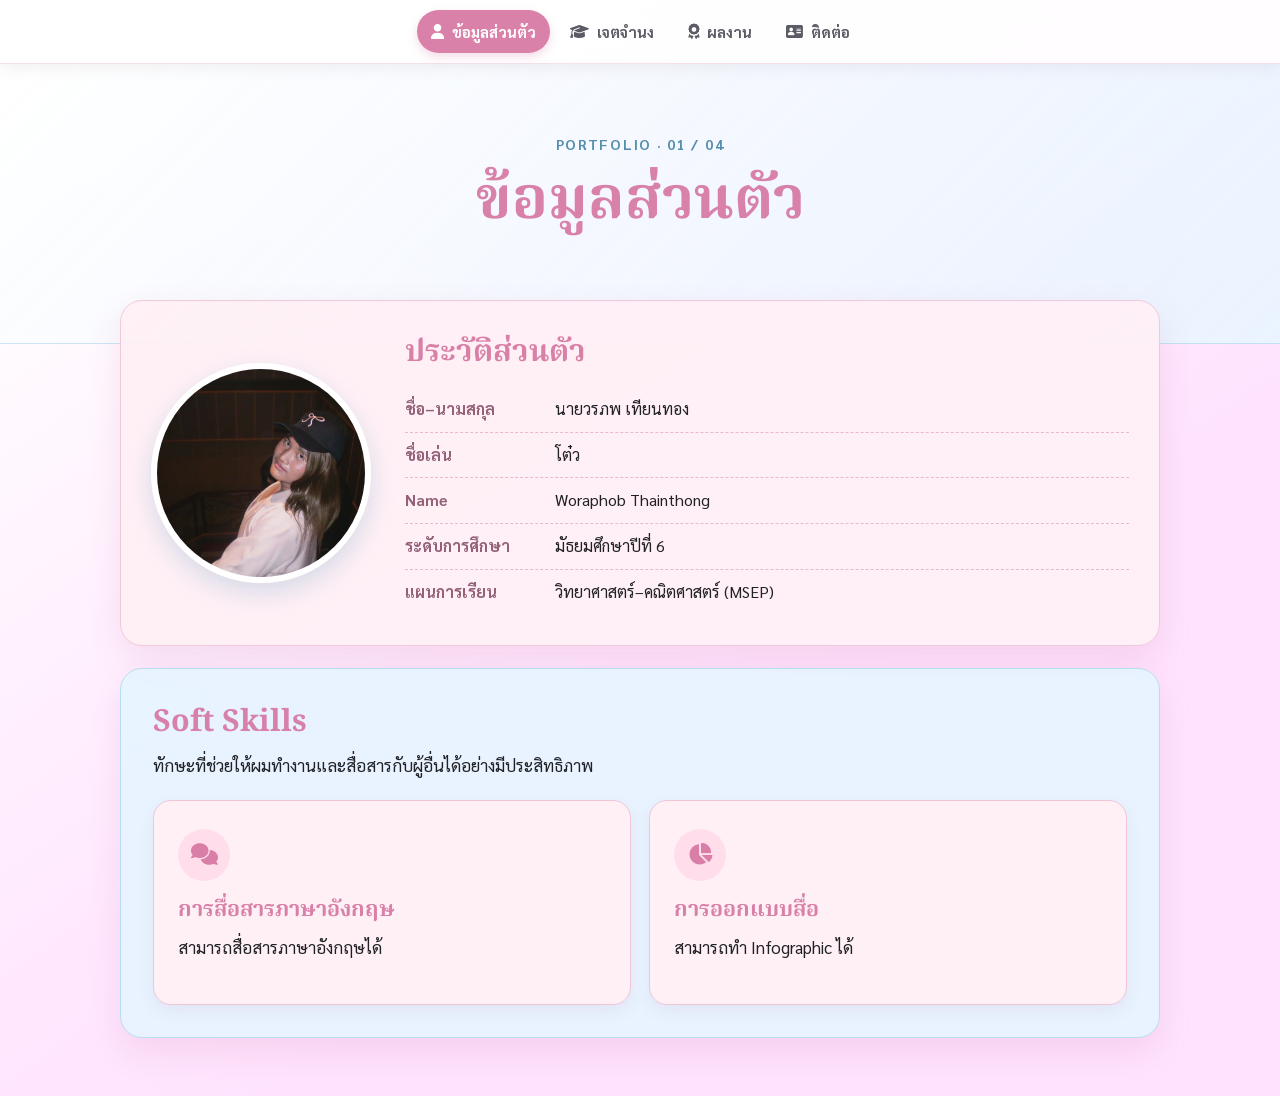
<file: index.html>
<!DOCTYPE html>
<html lang="th">
<head>
  <meta charset="UTF-8" />
  <meta name="viewport" content="width=device-width, initial-scale=1.0" />
  <title>ข้อมูลส่วนตัว</title>
  <meta name="description" content="พอร์ตโฟลิโอของวรภพ เทียนทอง" />
  <link rel="stylesheet" href="style.css" />
  <link rel="stylesheet" href="https://cdnjs.cloudflare.com/ajax/libs/font-awesome/6.5.1/css/all.min.css" />
</head>
<body>
  <nav class="site-nav" aria-label="เมนูหลัก">
    <a class="active" href="index.html" aria-current="page"><i class="fa-solid fa-user"></i><span>ข้อมูลส่วนตัว</span></a>
    <a href="intent.html"><i class="fa-solid fa-graduation-cap"></i><span>เจตจำนง</span></a>
    <a href="works.html"><i class="fa-solid fa-award"></i><span>ผลงาน</span></a>
    <a href="contact.html"><i class="fa-solid fa-address-card"></i><span>ติดต่อ</span></a>
  </nav>
  <header class="page-hero">
    <p class="page-number">PORTFOLIO · 01 / 04</p>
    <h1>ข้อมูลส่วนตัว</h1>
    <p class="hero-subtitle"></p>
  </header>
  <main class="page-content">
    <section class="card profile-card">
      <img src="my pic.jpg" alt="รูปโปรไฟล์ของวรภพ เทียนทอง" class="profile-img" />
      <div class="profile-info">
        <h2>ประวัติส่วนตัว</h2>
        <dl class="info-list">
          <div><dt>ชื่อ–นามสกุล</dt><dd>นายวรภพ เทียนทอง</dd></div>
          <div><dt>ชื่อเล่น</dt><dd>โต๋ว</dd></div>
          <div><dt>Name</dt><dd>Woraphob Thainthong</dd></div>
          <div><dt>ระดับการศึกษา</dt><dd>มัธยมศึกษาปีที่ 6</dd></div>
          <div><dt>แผนการเรียน</dt><dd>วิทยาศาสตร์–คณิตศาสตร์ (MSEP)</dd></div>
        </dl>
      </div>
    </section>
    <section class="card skills-card">
      <div class="section-heading">
        <h2>Soft Skills</h2>
        <p>ทักษะที่ช่วยให้ผมทำงานและสื่อสารกับผู้อื่นได้อย่างมีประสิทธิภาพ</p>
      </div>
      <div class="skills-grid">
        <article class="skill-item">
          <div class="skill-icon"><i class="fa-solid fa-comments"></i></div>
          <h3>การสื่อสารภาษาอังกฤษ</h3>
          <p>สามารถสื่อสารภาษาอังกฤษได้</p>
        </article>
        <article class="skill-item">
          <div class="skill-icon"><i class="fa-solid fa-chart-pie"></i></div>
          <h3>การออกแบบสื่อ</h3>
          <p>สามารถทำ Infographic ได้</p>
        </article>
      </div>
    </section>
  </main>
</body>
</html>
</file>
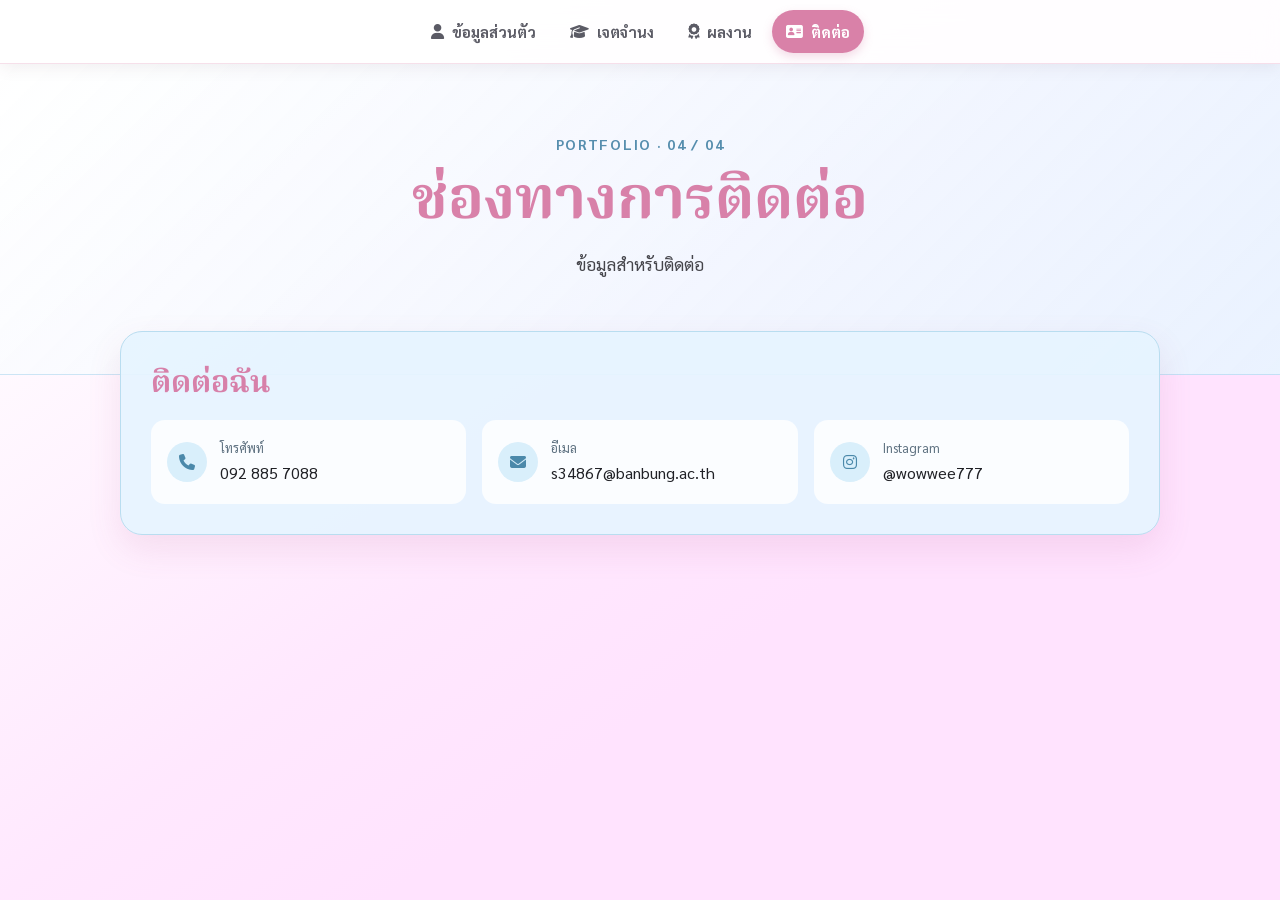
<file: contact.html>
<!DOCTYPE html>
<html lang="th">
<head>
  <meta charset="UTF-8" />
  <meta name="viewport" content="width=device-width, initial-scale=1.0" />
  <title>ช่องทางการติดต่อ | วรภพ เทียนทอง</title>
  <link rel="stylesheet" href="style.css" />
  <link rel="stylesheet" href="https://cdnjs.cloudflare.com/ajax/libs/font-awesome/6.5.1/css/all.min.css" />
</head>
<body>
  <nav class="site-nav" aria-label="เมนูหลัก">
    <a href="index.html"><i class="fa-solid fa-user"></i><span>ข้อมูลส่วนตัว</span></a>
    <a href="intent.html"><i class="fa-solid fa-graduation-cap"></i><span>เจตจำนง</span></a>
    <a href="works.html"><i class="fa-solid fa-award"></i><span>ผลงาน</span></a>
    <a class="active" href="contact.html" aria-current="page"><i class="fa-solid fa-address-card"></i><span>ติดต่อ</span></a>
  </nav>
  <header class="page-hero">
    <p class="page-number">PORTFOLIO · 04 / 04</p>
    <h1>ช่องทางการติดต่อ</h1>
    <p class="hero-subtitle">ข้อมูลสำหรับติดต่อ</p>
  </header>
  <main class="page-content">
    <section class="card contact-card">
      <h2>ติดต่อฉัน</h2>
      <div class="contact-list">
        <a class="contact-item" href="tel:0928857088"><i class="fa-solid fa-phone"></i><span><small>โทรศัพท์</small>092 885 7088</span></a>
        <a class="contact-item" href="mailto:s34867@banbung.ac.th"><i class="fa-solid fa-envelope"></i><span><small>อีเมล</small>s34867@banbung.ac.th</span></a>
        <a class="contact-item" href="https://www.instagram.com/wowwee777/" target="_blank" rel="noopener noreferrer"><i class="fa-brands fa-instagram"></i><span><small>Instagram</small>@wowwee777</span></a>
      </div>
    </section>
  </main>
</body>
</html>
</file>
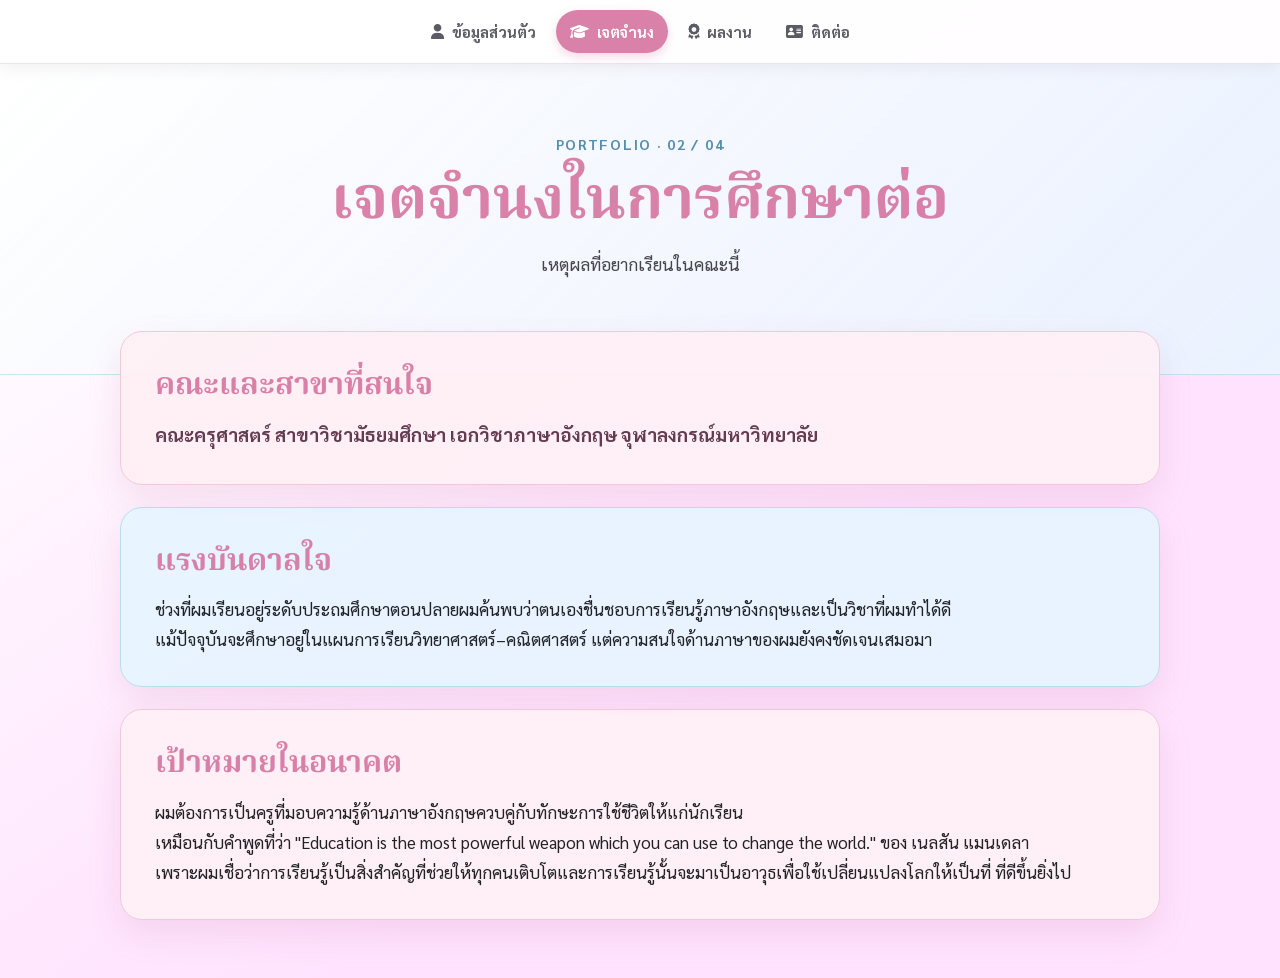
<file: intent.html>
<!DOCTYPE html>
<html lang="th">
<head>
  <meta charset="UTF-8" />
  <meta name="viewport" content="width=device-width, initial-scale=1.0" />
  <title>เจตจำนงในการศึกษาต่อ | วรภพ เทียนทอง</title>
  <link rel="stylesheet" href="style.css" />
  <link rel="stylesheet" href="https://cdnjs.cloudflare.com/ajax/libs/font-awesome/6.5.1/css/all.min.css" />
</head>
<body>
  <nav class="site-nav" aria-label="เมนูหลัก">
    <a href="index.html"><i class="fa-solid fa-user"></i><span>ข้อมูลส่วนตัว</span></a>
    <a class="active" href="intent.html" aria-current="page"><i class="fa-solid fa-graduation-cap"></i><span>เจตจำนง</span></a>
    <a href="works.html"><i class="fa-solid fa-award"></i><span>ผลงาน</span></a>
    <a href="contact.html"><i class="fa-solid fa-address-card"></i><span>ติดต่อ</span></a>
  </nav>
  <header class="page-hero">
    <p class="page-number">PORTFOLIO · 02 / 04</p>
    <h1>เจตจำนงในการศึกษาต่อ</h1>
    <p class="hero-subtitle">เหตุผลที่อยากเรียนในคณะนี้</p>
  </header>
  <main class="page-content">
    <section class="card statement-card">
      <h2>คณะและสาขาที่สนใจ</h2>
      <p class="highlight-text">คณะครุศาสตร์ สาขาวิชามัธยมศึกษา เอกวิชาภาษาอังกฤษ จุฬาลงกรณ์มหาวิทยาลัย</p>
    </section>
    <section class="card statement-card">
      <h2>แรงบันดาลใจ</h2>
      <p>ช่วงที่ผมเรียนอยู่ระดับประถมศึกษาตอนปลายผมค้นพบว่าตนเองชื่นชอบการเรียนรู้ภาษาอังกฤษและเป็นวิชาที่ผมทำได้ดี <br /> แม้ปัจจุบันจะศึกษาอยู่ในแผนการเรียนวิทยาศาสตร์–คณิตศาสตร์ แต่ความสนใจด้านภาษาของผมยังคงชัดเจนเสมอมา</p>
    </section>
    <section class="card statement-card">
      <h2>เป้าหมายในอนาคต</h2>
      <p>ผมต้องการเป็นครูที่มอบความรู้ด้านภาษาอังกฤษควบคู่กับทักษะการใช้ชีวิตให้แก่นักเรียน <br /> เหมือนกับคำพูดที่ว่า "Education is the most powerful weapon which you can use to change the world." ของ เนลสัน แมนเดลา <br /> เพราะผมเชื่อว่าการเรียนรู้เป็นสิ่งสำคัญที่ช่วยให้ทุกคนเติบโตและการเรียนรู้นั้นจะมาเป็นอาวุธเพื่อใช้เปลี่ยนแปลงโลกให้เป็นที่ ที่ดีขึ้นยิ่งไป</p>
    </section>
  </main>
</body>
</html>
</file>
<file: style.css>
@import url("https://fonts.googleapis.com/css2?family=Noto+Serif+Thai:wght@400;500;600;700&family=Sarabun:wght@400;500;600;700&display=swap");

:root {
  --pink-dark: #d5739fe5;
  --pink-light: #fff0f6;
  --blue-light: #e7f5ff;
  --blue: #8fc8e8;
  --white: #ffffff;
  --black: #202126;
  --soft-black: #45454b;
  --border: #f2c9da;
  --shadow: 0 14px 34px rgba(169, 76, 120, 0.12);
  --radius: 22px;
  --max-width: 1040px;
}

* { box-sizing: border-box; margin: 0; padding: 0; }
html { scroll-behavior: smooth; }
body {
  min-height: 100vh;
  color: var(--black);
  font-family: "Sarabun", Tahoma, sans-serif;
  line-height: 1.8;
  background: linear-gradient(145deg, #ffffff 10%, #ffe8fe 50%, #ffe3fe 65%);
}

.site-nav {
  position: sticky;
  top: 0;
  z-index: 10;
  display: flex;
  justify-content: center;
  gap: 6px;
  padding: 10px 18px;
  background: rgba(255, 255, 255, .88);
  border-bottom: 1px solid rgba(213, 115, 159, .22);
  box-shadow: 0 4px 15px rgba(91, 62, 78, .08);
  backdrop-filter: blur(12px);
}
.site-nav a {
  display: inline-flex;
  align-items: center;
  gap: 8px;
  padding: 8px 14px;
  border-radius: 999px;
  color: #5b5b65;
  font-size: .94rem;
  font-weight: 700;
  text-decoration: none;
  transition: color .18s ease, background .18s ease, transform .18s ease;
}
.site-nav a:hover { color: #397e9f; background: #eaf7ff; transform: translateY(-1px); }
.site-nav a.active { color: var(--white); background: var(--pink-dark); box-shadow: 0 4px 10px rgba(213, 115, 159, .25); }
.site-nav a:focus-visible { outline: 3px solid #66b9e5; outline-offset: 2px; }

.page-hero {
  padding: 68px 20px 94px;
  text-align: center;
  background: linear-gradient(135deg, rgba(255,255,255,.7), rgba(231,245,255,.88));
  border-bottom: 1px solid rgba(143, 200, 232, .45);
}
.page-number { color: #568eae; font-size: .9rem; font-weight: 700; letter-spacing: .12em; }
h1, h2 { font-family: "Noto Serif Thai", "TH Sarabun New", serif; }
.page-hero h1 { margin-top: 7px; color: var(--pink-dark); font-size: clamp(2.1rem, 5vw, 3.7rem); line-height: 1.28; }
.hero-subtitle { margin-top: 8px; color: var(--soft-black); font-size: 1.08rem; }

.page-content { width: min(calc(100% - 32px), var(--max-width)); margin: -44px auto 58px; position: relative; }
.card, .work-card {
  background: rgba(255, 240, 246, .92);
  border: 1px solid var(--border);
  border-radius: var(--radius);
  box-shadow: var(--shadow);
}
.card { padding: 30px; margin-bottom: 22px; }
.card h2, .work-card h2 { color: var(--pink-dark); font-size: clamp(1.45rem, 3vw, 1.9rem); line-height: 1.45; }
.card p, .work-card p { color: var(--black); font-size: 1.05rem; }

.profile-card { display: grid; grid-template-columns: 220px 1fr; gap: 34px; align-items: center; }
.profile-img { width: 220px; height: 220px; object-fit: cover; border: 6px solid var(--white); border-radius: 50%; box-shadow: 0 10px 25px rgba(97, 154, 187, .25); }
.info-list { margin-top: 12px; }
.info-list div { display: grid; grid-template-columns: 140px 1fr; gap: 10px; padding: 8px 0; border-bottom: 1px dashed #eab7ce; }
.info-list div:last-child { border-bottom: 0; }
.info-list dt { color: #936279; font-weight: 700; }
.info-list dd { color: var(--black); }

.contact-card { background: rgba(231, 245, 255, .92); border-color: #b9ddf0; }
.contact-list { display: grid; grid-template-columns: repeat(3, minmax(0, 1fr)); gap: 16px; margin-top: 14px; }
.contact-item { display: flex; align-items: center; gap: 13px; padding: 16px; color: var(--black); text-decoration: none; background: rgba(255,255,255,.84); border-radius: 14px; transition: transform .18s ease, box-shadow .18s ease; }
.contact-item:hover { transform: translateY(-3px); box-shadow: 0 8px 18px rgba(97, 154, 187, .16); }
.contact-item i { display: grid; place-items: center; width: 40px; height: 40px; border-radius: 50%; color: #4b89aa; background: #d9effb; }
.contact-item small { display: block; color: #5e7180; font-size: .8rem; }

.skills-card { padding: 32px; background: rgba(231, 245, 255, .92); border-color: #b9ddf0; }
.section-heading p { margin-top: 5px; }
.skills-grid { display: grid; grid-template-columns: repeat(2, minmax(0, 1fr)); gap: 18px; margin-top: 20px; }
.skill-item {
  min-height: 205px;
  padding: 28px 24px;
  background: var(--pink-light);
  border: 1px solid #f1c5d8;
  border-radius: 18px;
  box-shadow: 0 7px 16px rgba(169, 76, 120, .08);
  transition: transform .22s ease, box-shadow .22s ease, border-color .22s ease;
}
.skill-item:nth-child(2) { background: var(--pink-light); border-color: #f1c5d8; }
.skill-item:hover {
  transform: translateY(-10px);
  border-color: var(--pink-dark);
  box-shadow: 0 18px 28px rgba(169, 76, 120, .18);
}
.skill-item:nth-child(2):hover { border-color: var(--pink-dark); box-shadow: 0 18px 28px rgba(169, 76, 120, .18); }
.skill-icon { display: grid; place-items: center; width: 52px; height: 52px; margin-bottom: 14px; color: var(--pink-dark); font-size: 1.35rem; background: #ffddea; border-radius: 50%; }
.skill-item:nth-child(2) .skill-icon { color: var(--pink-dark); background: #ffddea; }
.skill-item h3 { font-family: "Noto Serif Thai", "TH Sarabun New", serif; color: var(--pink-dark); font-size: 1.35rem; line-height: 1.45; }
.skill-item:nth-child(2) h3 { color: var(--pink-dark); }
.skill-item p { margin-top: 6px; color: var(--black); }

.statement-card { padding: 32px 34px; }
.statement-card:nth-of-type(2) { background: rgba(231, 245, 255, .92); border-color: #b9ddf0; }
.statement-card p { margin-top: 10px; }
.highlight-text { color: #633c51 !important; font-size: 1.18rem !important; font-weight: 700; }

.certificate-section { display: grid; grid-template-columns: repeat(3, minmax(0, 1fr)); gap: 22px; }
.work-card { overflow: hidden; background: rgba(255, 240, 246, .94); }
.work-card:nth-child(2),
.work-card:nth-child(5) { background: rgba(231, 245, 255, .94); border-color: #b9ddf0; }
.certificate-image { position: relative; display: block; width: 100%; padding: 0; border: 0; color: var(--white); cursor: zoom-in; background: var(--white); overflow: hidden; }
.certificate-image img { display: block; width: 100%; height: 245px; object-fit: cover; background: var(--white); transition: transform .25s ease, filter .25s ease; }
.certificate-image span { position: absolute; inset: auto 0 0; padding: 10px; font-family: "Sarabun", Tahoma, sans-serif; font-size: .9rem; font-weight: 700; background: rgba(32, 33, 38, .72); opacity: 0; transform: translateY(100%); transition: transform .25s ease, opacity .25s ease; }
.certificate-image:hover img, .certificate-image:focus-visible img { filter: brightness(.78); transform: scale(1.04); }
.certificate-image:hover span, .certificate-image:focus-visible span { opacity: 1; transform: translateY(0); }
.certificate-image:focus-visible { outline: 3px solid #4b9cc4; outline-offset: -3px; }
.image-lightbox { width: min(94vw, 1100px); max-height: 92vh; padding: 18px; border: 0; border-radius: 18px; background: var(--white); box-shadow: 0 24px 70px rgba(0, 0, 0, .42); }
.image-lightbox::backdrop { background: rgba(20, 21, 28, .8); backdrop-filter: blur(4px); }
.lightbox-image { display: block; width: auto; max-width: 100%; max-height: calc(92vh - 78px); margin: 0 auto; object-fit: contain; }
.lightbox-caption { margin-top: 8px; padding-right: 40px; color: var(--black); font-weight: 700; text-align: center; }
.lightbox-close { position: fixed; top: 20px; right: 20px; display: grid; place-items: center; width: 44px; height: 44px; border: 0; border-radius: 50%; color: var(--white); cursor: pointer; background: rgba(32, 33, 38, .82); font-size: 1.3rem; }
.lightbox-close:hover { background: var(--pink-dark); }
.work-details { padding: 20px 20px 24px; }
.work-details p { margin-top: 8px; }

@media (max-width: 760px) {
  .site-nav { justify-content: flex-start; padding: 8px 10px; overflow-x: auto; }
  .site-nav a { flex: 0 0 auto; padding: 7px 11px; font-size: .82rem; }
  .page-hero { padding: 52px 16px 74px; }
  .page-content { width: min(calc(100% - 22px), var(--max-width)); margin-top: -30px; margin-bottom: 38px; }
  .card { padding: 24px 20px; }
  .profile-card { grid-template-columns: 1fr; text-align: center; gap: 18px; }
  .profile-img { width: 165px; height: 165px; margin: auto; }
  .info-list div { grid-template-columns: 1fr; gap: 0; text-align: left; }
  .contact-list, .certificate-section, .skills-grid { grid-template-columns: 1fr; }
  .certificate-image img { height: auto; max-height: 380px; }
}

@media (prefers-reduced-motion: reduce) { *, *::before, *::after { transition: none !important; scroll-behavior: auto !important; } }
</file>
